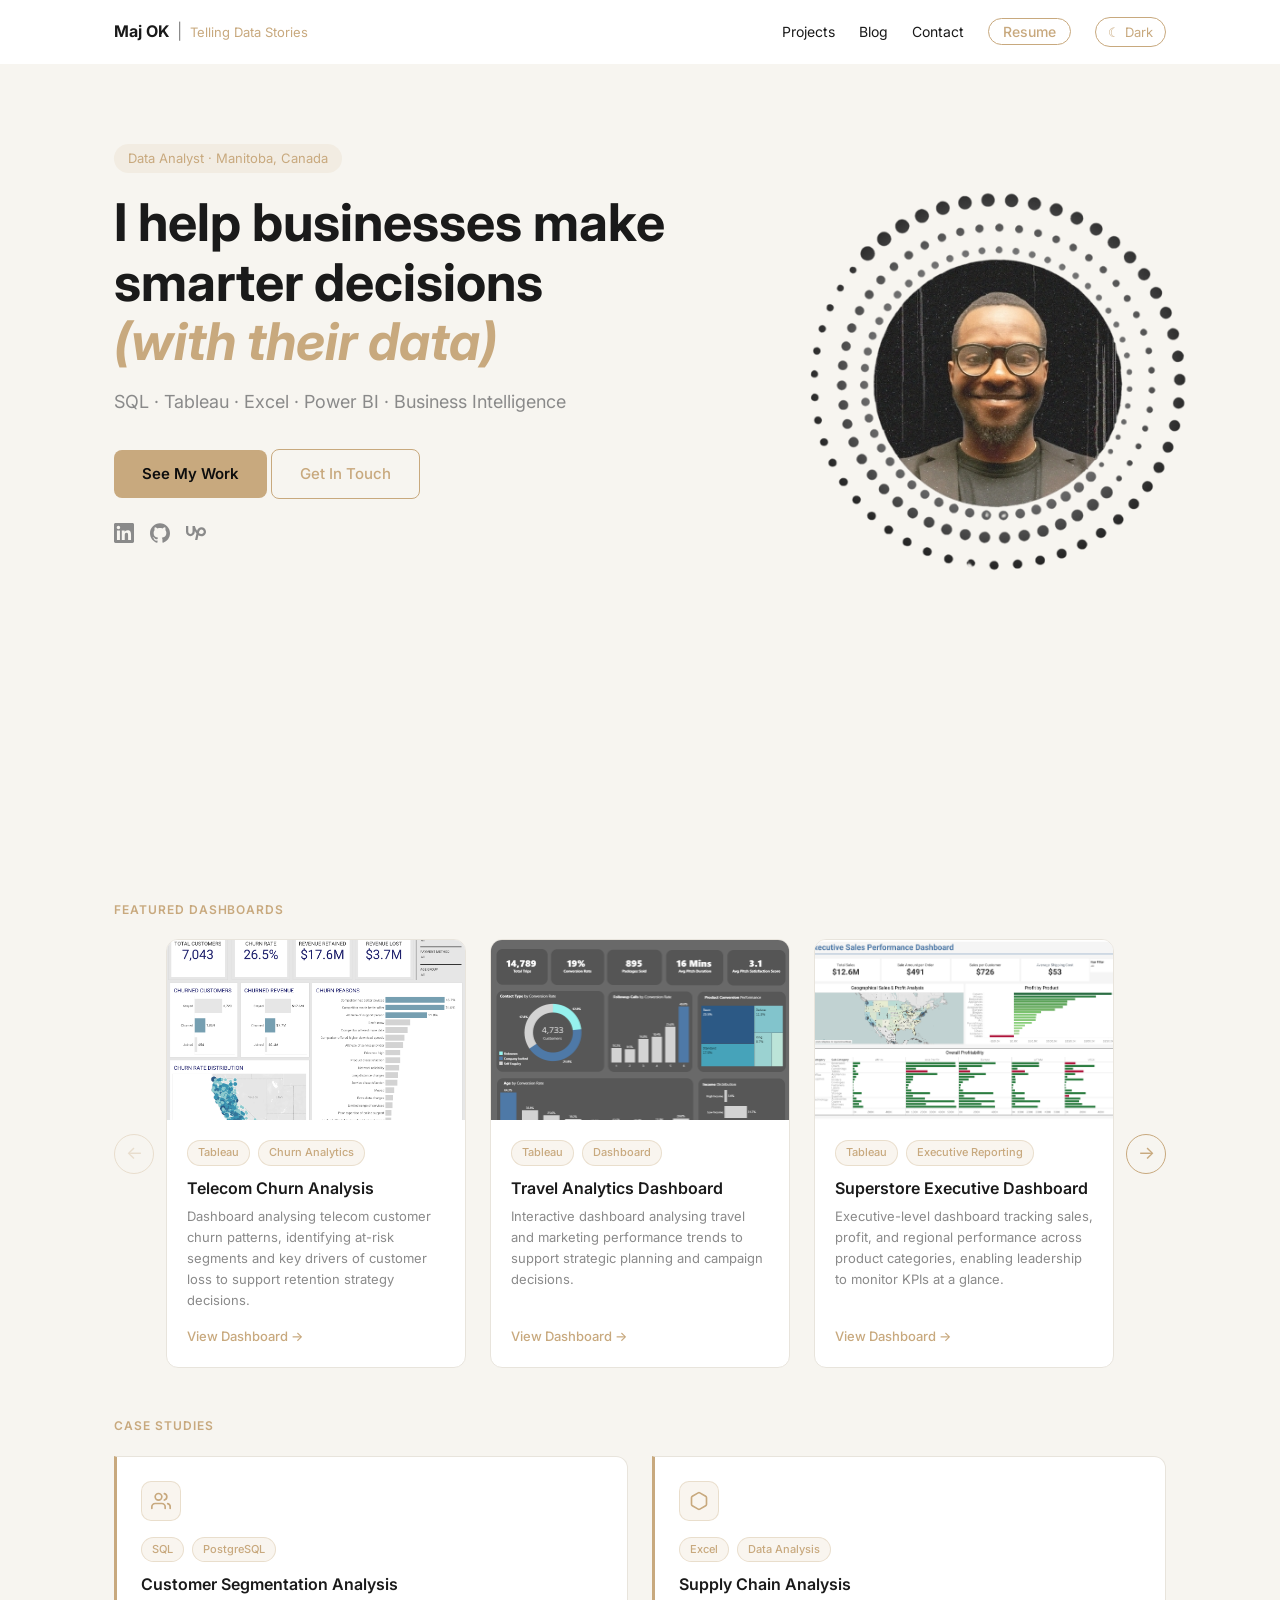
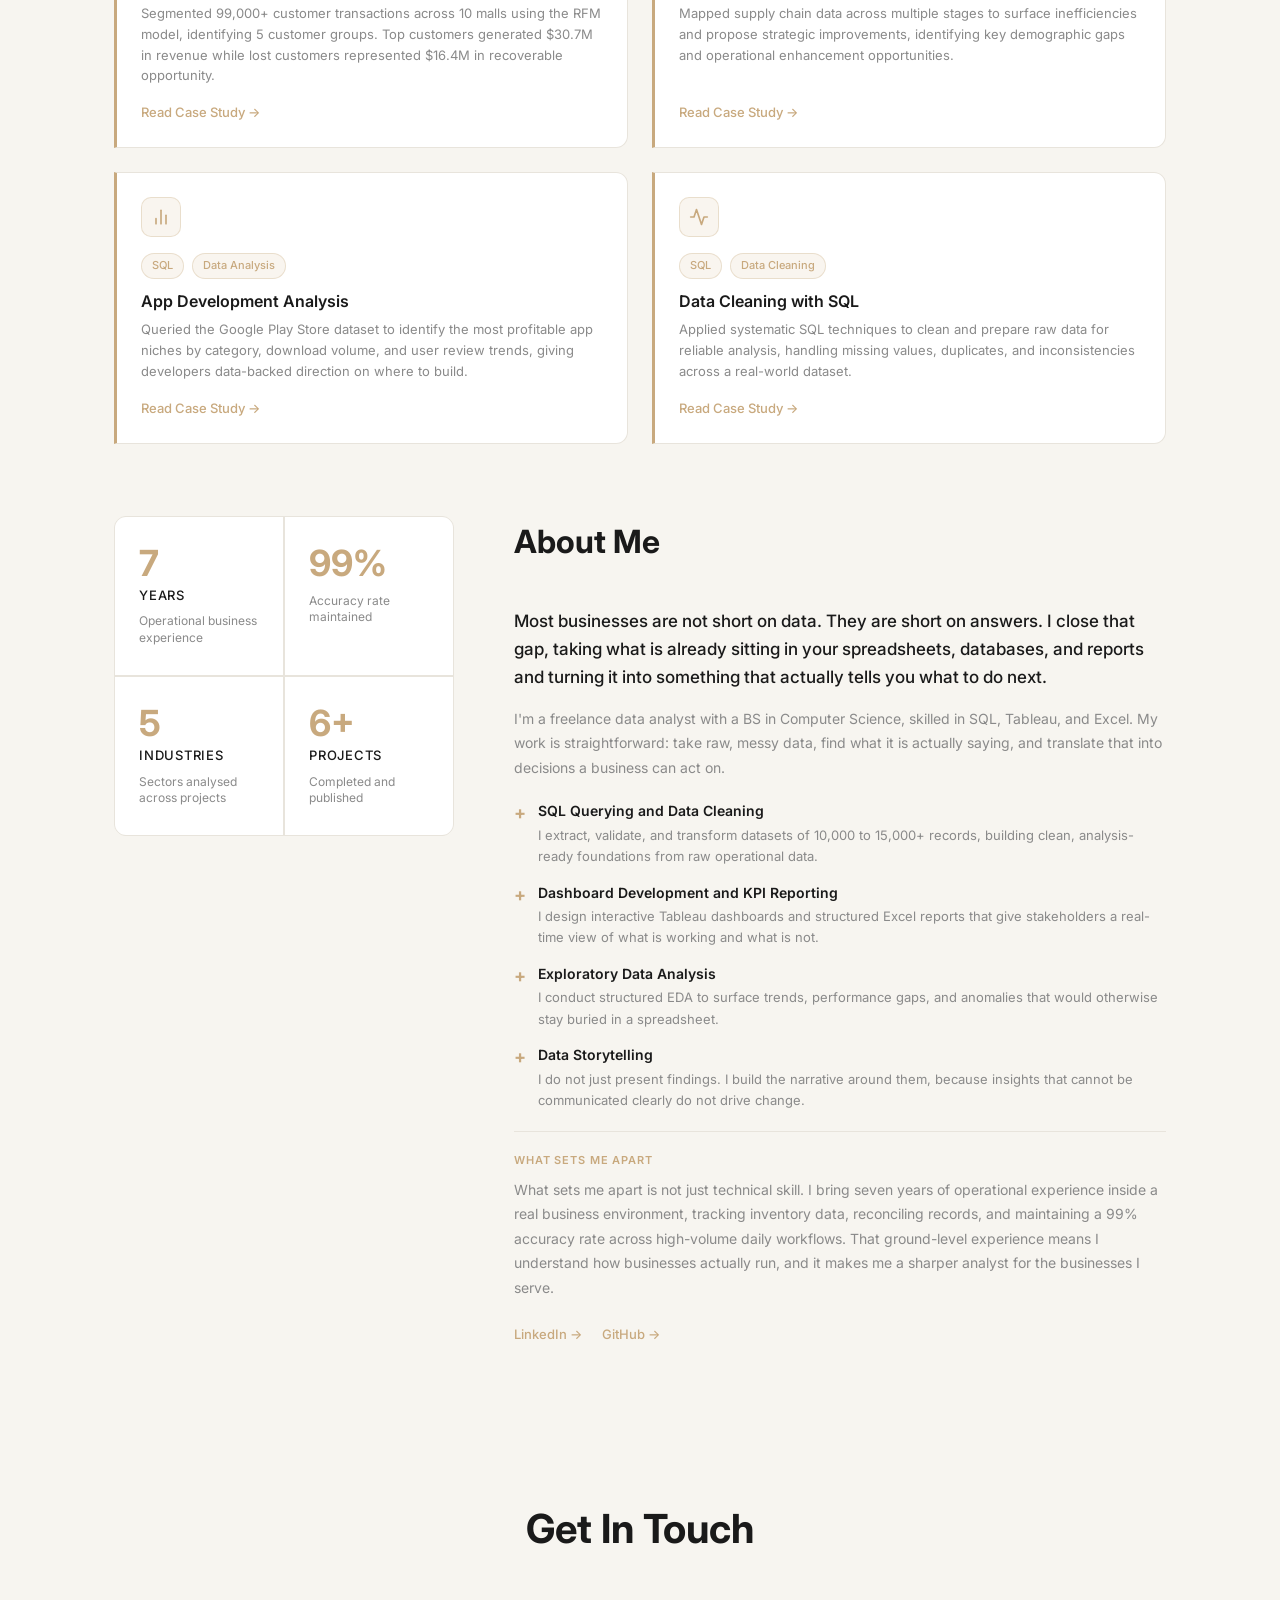
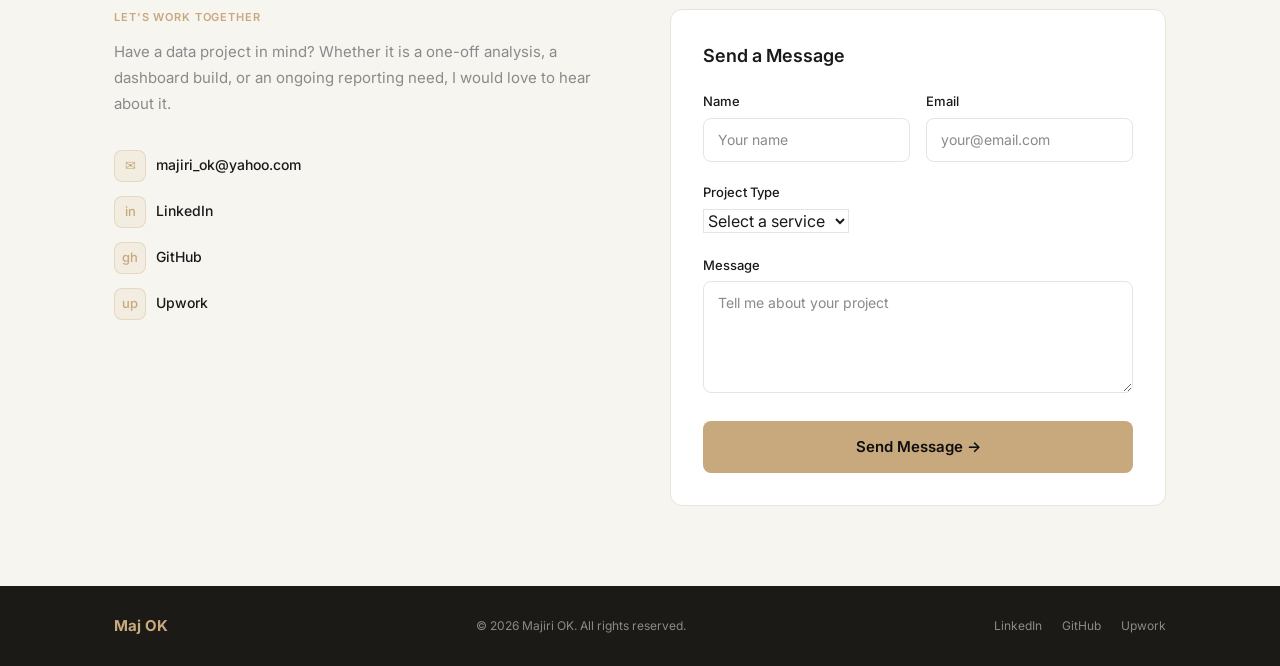
<file: index.html>
<!DOCTYPE html>
<html lang="en">
<head>
  <meta charset="UTF-8">
  <meta name="viewport" content="width=device-width, initial-scale=1.0">
  <title>Maj OK | Telling Data Stories</title>
  <link rel="icon" type="image/png" href="images/Profile_picture.png">
  <link rel="apple-touch-icon" href="images/Profile_picture.png">
  <link rel="preconnect" href="https://fonts.googleapis.com">
  <link rel="preconnect" href="https://fonts.gstatic.com" crossorigin>
  <link href="https://fonts.googleapis.com/css2?family=Inter:wght@400;500;600;700&display=swap" rel="stylesheet">
  <link rel="stylesheet" href="css/reset.css">
  <link rel="stylesheet" href="css/style.css">
</head>
<body>

  <!-- ── NAV ── -->
  <nav class="nav" id="nav">
    <div class="container nav__inner">
      <div class="nav__brand">
        <span class="nav__name">Maj OK</span>
        <span class="nav__sep">|</span>
        <span class="nav__tagline">Telling Data Stories</span>
      </div>
      <ul class="nav__links">
        <li><a href="#projects-anchor" class="nav__link">Projects</a></li>
        <li><a href="pages/blog.html" class="nav__link">Blog</a></li>
        <li><a href="#contact" class="nav__link">Contact</a></li>
        <li><a href="https://github.com/MajiriOk/My-Resume/blob/main/Maj_Okrikri_Resume.pdf" target="_blank" rel="noopener noreferrer" class="nav__link nav__resume-link">Resume</a></li>
      </ul>
      <button class="nav__toggle" id="themeToggle" aria-label="Toggle theme">
        <span class="toggle__icon">☾</span>
        <span class="toggle__text">Dark</span>
      </button>
      <button class="nav__hamburger" id="hamburger" aria-label="Open menu" aria-expanded="false">
        <span></span>
        <span></span>
        <span></span>
      </button>
    </div>
    <div class="nav__mobile-menu" id="mobileMenu">
      <a href="#projects-anchor" class="nav__mobile-link">Projects</a>
      <a href="pages/blog.html" class="nav__mobile-link">Blog</a>
      <a href="#contact" class="nav__mobile-link">Contact</a>
      <a href="https://github.com/MajiriOk/My-Resume/blob/main/Maj_Okrikri_Resume.pdf" target="_blank" rel="noopener noreferrer" class="nav__mobile-link">Resume</a>
      <button class="nav__toggle nav__toggle--mobile" id="themeToggleMobile" aria-label="Toggle theme">
        <span class="toggle__icon">☾</span>
        <span class="toggle__text">Dark</span>
      </button>
    </div>
  </nav>

  <!-- ── HERO ── -->
  <section class="hero" id="home">
    <div class="container hero__inner">
      <div class="hero__text hero-text-col">
        <span class="hero__label hero-label">Data Analyst · Manitoba, Canada</span>
        <h1>I help businesses make smarter decisions
<span class="hero-accent">(with their data)</span></h1>
        <p class="hero__sub hero-sub-tools" style="margin-bottom: 32px;">SQL · Tableau · Excel · Power BI · Business Intelligence</p>
        <div class="hero-buttons">
          <a href="#projects-anchor" class="btn-primary">See My Work</a>
          <a href="#contact" class="btn-secondary">Get In Touch</a>
        </div>
        <div class="hero__social hero-social">
          <a href="https://www.linkedin.com/in/majiri-ok/" target="_blank" rel="noopener noreferrer" class="hero__social-link" aria-label="LinkedIn">
            <svg xmlns="http://www.w3.org/2000/svg" viewBox="0 0 24 24" aria-hidden="true">
              <path d="M20.447 20.452h-3.554v-5.569c0-1.328-.027-3.037-1.852-3.037-1.853 0-2.136 1.445-2.136 2.939v5.667H9.351V9h3.414v1.561h.046c.477-.9 1.637-1.85 3.37-1.85 3.601 0 4.267 2.37 4.267 5.455v6.286zM5.337 7.433c-1.144 0-2.063-.926-2.063-2.065 0-1.138.92-2.063 2.063-2.063 1.14 0 2.064.925 2.064 2.063 0 1.139-.925 2.065-2.064 2.065zm1.782 13.019H3.555V9h3.564v11.452zM22.225 0H1.771C.792 0 0 .774 0 1.729v20.542C0 23.227.792 24 1.771 24h20.451C23.2 24 24 23.227 24 22.271V1.729C24 .774 23.2 0 22.222 0h.003z"/>
            </svg>
          </a>
          <a href="https://github.com/MajiriOk" target="_blank" rel="noopener noreferrer" class="hero__social-link" aria-label="GitHub">
            <svg xmlns="http://www.w3.org/2000/svg" viewBox="0 0 24 24" aria-hidden="true">
              <path d="M12 .297c-6.63 0-12 5.373-12 12 0 5.303 3.438 9.8 8.205 11.385.6.113.82-.258.82-.577 0-.285-.01-1.04-.015-2.04-3.338.724-4.042-1.61-4.042-1.61C4.422 18.07 3.633 17.7 3.633 17.7c-1.087-.744.084-.729.084-.729 1.205.084 1.838 1.236 1.838 1.236 1.07 1.835 2.809 1.305 3.495.998.108-.776.417-1.305.76-1.605-2.665-.3-5.466-1.332-5.466-5.93 0-1.31.465-2.38 1.235-3.22-.135-.303-.54-1.523.105-3.176 0 0 1.005-.322 3.3 1.23.96-.267 1.98-.399 3-.405 1.02.006 2.04.138 3 .405 2.28-1.552 3.285-1.23 3.285-1.23.645 1.653.24 2.873.12 3.176.765.84 1.23 1.91 1.23 3.22 0 4.61-2.805 5.625-5.475 5.92.42.36.81 1.096.81 2.22 0 1.606-.015 2.896-.015 3.286 0 .315.21.69.825.57C20.565 22.092 24 17.592 24 12.297c0-6.627-5.373-12-12-12"/>
            </svg>
          </a>
          <a href="https://www.upwork.com/freelancers/~015207a3173e05b9f4" target="_blank" rel="noopener noreferrer" class="hero__social-link" aria-label="Upwork">
            <svg xmlns="http://www.w3.org/2000/svg" viewBox="0 0 24 24" aria-hidden="true">
              <path d="M18.561 13.158c-1.102 0-2.135-.467-3.074-1.227l.228-1.076.008-.042c.207-1.143.849-3.06 2.839-3.06 1.492 0 2.703 1.212 2.703 2.703-.001 1.489-1.212 2.702-2.704 2.702zm0-8.14c-2.539 0-4.51 1.649-5.31 4.366-1.22-1.834-2.148-4.036-2.687-5.892H7.828v7.112c-.002 1.406-1.141 2.546-2.547 2.548-1.405-.002-2.543-1.143-2.545-2.548V3.492H0v7.112c0 2.914 2.37 5.303 5.281 5.303 2.913 0 5.283-2.389 5.283-5.303v-1.19c.529 1.107 1.182 2.229 1.974 3.221l-1.673 7.873h2.797l1.213-5.71c1.063.679 2.285 1.109 3.686 1.109 3 0 5.439-2.452 5.439-5.45 0-3-2.439-5.439-5.439-5.439z"/>
            </svg>
          </a>
        </div>
      </div>
      <div class="hero__photo hero-image-col">
        <img class="hero__img" src="images/profile.png" alt="Majiri OK - Data Analyst" onerror="this.style.display='none'">
      </div>
    </div>
  </section>

  <!-- ── PROJECTS ── -->
  <section id="projects">
  <div id="projects-anchor" style="position:relative; top:-80px;visibility:hidden;"></div>
  <div class="container">
    <!-- Featured Dashboards -->
    <div class="projects-label">Featured Dashboards</div>
    <div class="carousel-wrapper">
      <button class="carousel-btn prev-btn" aria-label="Previous">
        &#8592;
      </button>
      <div class="carousel-track-wrapper">
        <div class="carousel-track">

          <div class="project-card carousel-card">
            <div class="project-image">
              <img src="images/projects/churn-analysis.png"
                   alt="Telecom Churn Analysis Dashboard"
                   onerror="this.parentElement.classList.add('no-image')">
            </div>
            <div class="project-content">
              <div class="project-tags">
                <span class="tag">Tableau</span>
                <span class="tag">Churn Analytics</span>
              </div>
              <h3>Telecom Churn Analysis</h3>
              <p>Dashboard analysing telecom customer churn patterns,
              identifying at-risk segments and key drivers of customer
              loss to support retention strategy decisions.</p>
              <a href="https://public.tableau.com/app/profile/maj.okrikri/viz/TelecomChurnAnalysis_17633880092040/FinalDashboard"
                 target="_blank" rel="noopener noreferrer"
                 class="project-link">View Dashboard →</a>
            </div>
          </div>

          <div class="project-card carousel-card">
            <div class="project-image">
              <img src="images/projects/travel-analytics.png"
                   alt="Travel Analytics Dashboard"
                   onerror="this.parentElement.classList.add('no-image')">
            </div>
            <div class="project-content">
              <div class="project-tags">
                <span class="tag">Tableau</span>
                <span class="tag">Dashboard</span>
              </div>
              <h3>Travel Analytics Dashboard</h3>
              <p>Interactive dashboard analysing travel and marketing
              performance trends to support strategic planning and
              campaign decisions.</p>
              <a href="https://public.tableau.com/app/profile/maj.okrikri/viz/ProductMarketingAnalytics_17677158036920/TravelAnalyticsDashboard"
                 target="_blank" rel="noopener noreferrer"
                 class="project-link">View Dashboard →</a>
            </div>
          </div>

          <div class="project-card carousel-card">
            <div class="project-image">
              <img src="images/projects/superstore.png"
                   alt="Superstore Executive Dashboard"
                   onerror="this.parentElement.classList.add('no-image')">
            </div>
            <div class="project-content">
              <div class="project-tags">
                <span class="tag">Tableau</span>
                <span class="tag">Executive Reporting</span>
              </div>
              <h3>Superstore Executive Dashboard</h3>
              <p>Executive-level dashboard tracking sales, profit, and
              regional performance across product categories, enabling
              leadership to monitor KPIs at a glance.</p>
              <a href="https://public.tableau.com/app/profile/maj.okrikri/viz/SuperstoreExecutiveDashboard_17615854624540/ExecutiveDashboard"
                 target="_blank" rel="noopener noreferrer"
                 class="project-link">View Dashboard →</a>
            </div>
          </div>

          <div class="project-card carousel-card">
            <div class="project-image">
              <img src="images/projects/maven-supplies.png"
                   alt="Maven Supplies Retail Sales Dashboard"
                   onerror="this.parentElement.classList.add('no-image')">
            </div>
            <div class="project-content">
              <div class="project-tags">
                <span class="tag">Tableau</span>
                <span class="tag">Retail Analytics</span>
              </div>
              <h3>Maven Supplies Retail Sales Dashboard</h3>
              <p>Retail sales executive dashboard visualizing revenue
              trends, product performance, and store-level insights to
              drive inventory and sales strategy.</p>
              <a href="https://public.tableau.com/app/profile/maj.okrikri/viz/MavenSuppliesRetailSalesExecutiveDashboard/ExecutiveDashboard"
                 target="_blank" rel="noopener noreferrer"
                 class="project-link">View Dashboard →</a>
            </div>
          </div>

        </div>
      </div>
      <button class="carousel-btn next-btn" aria-label="Next">
        &#8594;
      </button>
    </div>

    <!-- Written Case Studies -->
    <div class="projects-label" style="margin-top: 48px;">
      Case Studies
    </div>
    <div class="projects-grid text-grid">

      <div class="project-card text-card">
        <div class="project-content">
          <div class="project-icon">
            <svg width="20" height="20" viewBox="0 0 24 24"
                 fill="none" stroke="currentColor"
                 stroke-width="2" stroke-linecap="round"
                 stroke-linejoin="round">
              <path d="M17 21v-2a4 4 0 0 0-4-4H5a4 4 0 0 0-4 4v2"/>
              <circle cx="9" cy="7" r="4"/>
              <path d="M23 21v-2a4 4 0 0 0-3-3.87"/>
              <path d="M16 3.13a4 4 0 0 1 0 7.75"/>
            </svg>
          </div>
          <div class="project-tags">
            <span class="tag">SQL</span>
            <span class="tag">PostgreSQL</span>
          </div>
          <h3>Customer Segmentation Analysis</h3>
          <p>Segmented 99,000+ customer transactions across 10 malls
          using the RFM model, identifying 5 customer groups. Top
          customers generated $30.7M in revenue while lost customers
          represented $16.4M in recoverable opportunity.</p>
          <a href="https://www.linkedin.com/pulse/customer-segmentation-analysis-sql-leveraging-rfm-model-maj-ok-pja7e/"
             target="_blank" rel="noopener noreferrer"
             class="project-link">Read Case Study →</a>
        </div>
      </div>

      <div class="project-card text-card">
        <div class="project-content">
          <div class="project-icon">
            <svg width="20" height="20" viewBox="0 0 24 24"
                 fill="none" stroke="currentColor"
                 stroke-width="2" stroke-linecap="round"
                 stroke-linejoin="round">
              <path d="M21 16V8a2 2 0 0 0-1-1.73l-7-4a2 2 0 0 0-2 0l-7 4A2 2 0 0 0 3 8v8a2 2 0 0 0 1 1.73l7 4a2 2 0 0 0 2 0l7-4A2 2 0 0 0 21 16z"/>
            </svg>
          </div>
          <div class="project-tags">
            <span class="tag">Excel</span>
            <span class="tag">Data Analysis</span>
          </div>
          <h3>Supply Chain Analysis</h3>
          <p>Mapped supply chain data across multiple stages to surface
          inefficiencies and propose strategic improvements, identifying
          key demographic gaps and operational enhancement
          opportunities.</p>
          <a href="https://www.linkedin.com/pulse/supply-chain-analysis-excel-maj-ok-hdfhe/"
             target="_blank" rel="noopener noreferrer"
             class="project-link">Read Case Study →</a>
        </div>
      </div>

      <div class="project-card text-card">
        <div class="project-content">
          <div class="project-icon">
            <svg width="20" height="20" viewBox="0 0 24 24"
                 fill="none" stroke="currentColor"
                 stroke-width="2" stroke-linecap="round"
                 stroke-linejoin="round">
              <line x1="18" y1="20" x2="18" y2="10"/>
              <line x1="12" y1="20" x2="12" y2="4"/>
              <line x1="6" y1="20" x2="6" y2="14"/>
            </svg>
          </div>
          <div class="project-tags">
            <span class="tag">SQL</span>
            <span class="tag">Data Analysis</span>
          </div>
          <h3>App Development Analysis</h3>
          <p>Queried the Google Play Store dataset to identify the most
          profitable app niches by category, download volume, and user
          review trends, giving developers data-backed direction on
          where to build.</p>
          <a href="https://www.linkedin.com/pulse/data-driven-decisions-leveraging-google-play-store-data-maj-ok-zdnle/"
             target="_blank" rel="noopener noreferrer"
             class="project-link">Read Case Study →</a>
        </div>
      </div>

      <div class="project-card text-card">
        <div class="project-content">
          <div class="project-icon">
            <svg width="20" height="20" viewBox="0 0 24 24"
                 fill="none" stroke="currentColor"
                 stroke-width="2" stroke-linecap="round"
                 stroke-linejoin="round">
              <polyline points="22 12 18 12 15 21 9 3 6 12 2 12"/>
            </svg>
          </div>
          <div class="project-tags">
            <span class="tag">SQL</span>
            <span class="tag">Data Cleaning</span>
          </div>
          <h3>Data Cleaning with SQL</h3>
          <p>Applied systematic SQL techniques to clean and prepare
          raw data for reliable analysis, handling missing values,
          duplicates, and inconsistencies across a real-world
          dataset.</p>
          <a href="https://www.linkedin.com/pulse/data-cleaning-sql-maj-ok-tic5c/"
             target="_blank" rel="noopener noreferrer"
             class="project-link">Read Case Study →</a>
        </div>
      </div>

    </div>
  </div>
</section>

  <!-- ── ABOUT ── -->
  <section id="about">
    <div class="container">
      <div class="about-inner">
        <div class="about-img-col">
          <div class="stats-block">
            <div class="stat-item">
              <span class="stat-number">7</span>
              <span class="stat-unit">years</span>
              <span class="stat-label">Operational business experience</span>
            </div>
            <div class="stat-item">
              <span class="stat-number">99%</span>
              <span class="stat-unit"></span>
              <span class="stat-label">Accuracy rate maintained</span>
            </div>
            <div class="stat-item">
              <span class="stat-number">5</span>
              <span class="stat-unit">industries</span>
              <span class="stat-label">Sectors analysed across projects</span>
            </div>
            <div class="stat-item">
              <span class="stat-number">6+</span>
              <span class="stat-unit">projects</span>
              <span class="stat-label">Completed and published</span>
            </div>
          </div>
        </div>
        <div class="about-text-col">
          <div class="section-header" style="text-align:left">
            <h2>About Me</h2>
          </div>

          <p class="about-intro">Most businesses are not short on data. They are short on answers. I close that gap, taking what is already sitting in your spreadsheets, databases, and reports and turning it into something that actually tells you what to do next.</p>

          <p class="about-body">I'm a freelance data analyst with a BS in Computer Science, skilled in SQL, Tableau, and Excel. My work is straightforward: take raw, messy data, find what it is actually saying, and translate that into decisions a business can act on.</p>

          <div class="about-services">
            <div class="about-service-item">
              <span class="service-icon">+</span>
              <div>
                <strong>SQL Querying and Data Cleaning</strong>
                <p>I extract, validate, and transform datasets of
                10,000 to 15,000+ records, building clean,
                analysis-ready foundations from raw operational
                data.</p>
              </div>
            </div>
            <div class="about-service-item">
              <span class="service-icon">+</span>
              <div>
                <strong>Dashboard Development and KPI Reporting</strong>
                <p>I design interactive Tableau dashboards and
                structured Excel reports that give stakeholders a
                real-time view of what is working and what is not.</p>
              </div>
            </div>
            <div class="about-service-item">
              <span class="service-icon">+</span>
              <div>
                <strong>Exploratory Data Analysis</strong>
                <p>I conduct structured EDA to surface trends,
                performance gaps, and anomalies that would otherwise
                stay buried in a spreadsheet.</p>
              </div>
            </div>
            <div class="about-service-item">
              <span class="service-icon">+</span>
              <div>
                <strong>Data Storytelling</strong>
                <p>I do not just present findings. I build the
                narrative around them, because insights that cannot
                be communicated clearly do not drive change.</p>
              </div>
            </div>
          </div>

          <div class="about-differentiator">
            <p class="about-diff-label">What Sets Me Apart</p>
            <p class="about-body">What sets me apart is not just technical skill. I bring seven years of operational experience inside a real business environment, tracking inventory data, reconciling records, and maintaining a 99% accuracy rate across high-volume daily workflows. That ground-level experience means I understand how businesses actually run, and it makes me a sharper analyst for the businesses I serve.</p>
          </div>

          <div class="about-links">
            <a href="https://www.linkedin.com/in/majiri-ok/"
               target="_blank" rel="noopener noreferrer"
               class="about-link">LinkedIn →</a>
            <a href="https://github.com/MajiriOk"
               target="_blank" rel="noopener noreferrer"
               class="about-link">GitHub →</a>
          </div>
        </div>
      </div>
    </div>
  </section>

  <!-- ── CONTACT ── -->
  <section id="contact">
    <div class="container">
      <h2 class="contact-main-heading">Get In Touch</h2>
      <div class="contact-grid">

        <div class="contact-text">
          <p class="contact-eyebrow">Let's Work Together</p>
          <p class="contact-body">Have a data project in mind?
          Whether it is a one-off analysis, a dashboard build,
          or an ongoing reporting need, I would love to hear
          about it.</p>
          <div class="contact-details">
            <a href="mailto:majiri_ok@yahoo.com"
               class="contact-item">
              <span class="contact-icon">✉</span>
              majiri_ok@yahoo.com
            </a>
            <a href="https://www.linkedin.com/in/majiri-ok/"
               target="_blank" rel="noopener noreferrer"
               class="contact-item">
              <span class="contact-icon">in</span>
              LinkedIn
            </a>
            <a href="https://github.com/MajiriOk"
               target="_blank" rel="noopener noreferrer"
               class="contact-item">
              <span class="contact-icon">gh</span>
              GitHub
            </a>
            <a href="https://www.upwork.com/freelancers/~015207a3173e05b9f4"
               target="_blank" rel="noopener noreferrer"
               class="contact-item">
              <span class="contact-icon">up</span>
              Upwork
            </a>
          </div>
        </div>

        <div class="contact-form-col">
          <div class="form-card">
            <p class="form-card-heading">Send a Message</p>
            <form class="contact-form"
                  action="https://formspree.io/f/maqanopg"
                  method="POST">
              <div class="form-row">
                <div class="form-group">
                  <label for="name">Name</label>
                  <input type="text" id="name" name="name"
                         placeholder="Your name" required>
                </div>
                <div class="form-group">
                  <label for="email">Email</label>
                  <input type="email" id="email" name="email"
                         placeholder="your@email.com" required>
                </div>
              </div>
              <div class="form-group">
                <label for="project-type">Project Type</label>
                <select id="project-type" name="project-type">
                  <option value="">Select a service</option>
                  <option value="analysis">Data Analysis</option>
                  <option value="dashboard">Dashboard Build</option>
                  <option value="reporting">Reporting</option>
                  <option value="cleaning">Data Cleaning</option>
                  <option value="other">Other</option>
                </select>
              </div>
              <div class="form-group">
                <label for="message">Message</label>
                <textarea id="message" name="message" rows="4"
                          placeholder="Tell me about your project"
                          required></textarea>
              </div>
              <button type="submit" class="submit-btn">
                Send Message →
              </button>
            </form>
          </div>
        </div>

      </div>
    </div>
  </section>

  <!-- ── FOOTER ── -->
  <footer class="footer">
    <div class="container footer__inner">
      <span class="footer__brand">Maj OK</span>
      <span class="footer__copy">© 2026 Majiri OK. All rights reserved.</span>
      <div class="footer__links">
        <a href="https://www.linkedin.com/in/majiri-ok/" target="_blank" rel="noopener noreferrer" class="footer__link">LinkedIn</a>
        <a href="https://github.com/MajiriOk" target="_blank" rel="noopener noreferrer" class="footer__link">GitHub</a>
        <a href="https://www.upwork.com/freelancers/~015207a3173e05b9f4" target="_blank" rel="noopener noreferrer" class="footer__link">Upwork</a>
      </div>
    </div>
  </footer>

  <script src="js/main.js" defer></script>
</body>
</html>
</file>
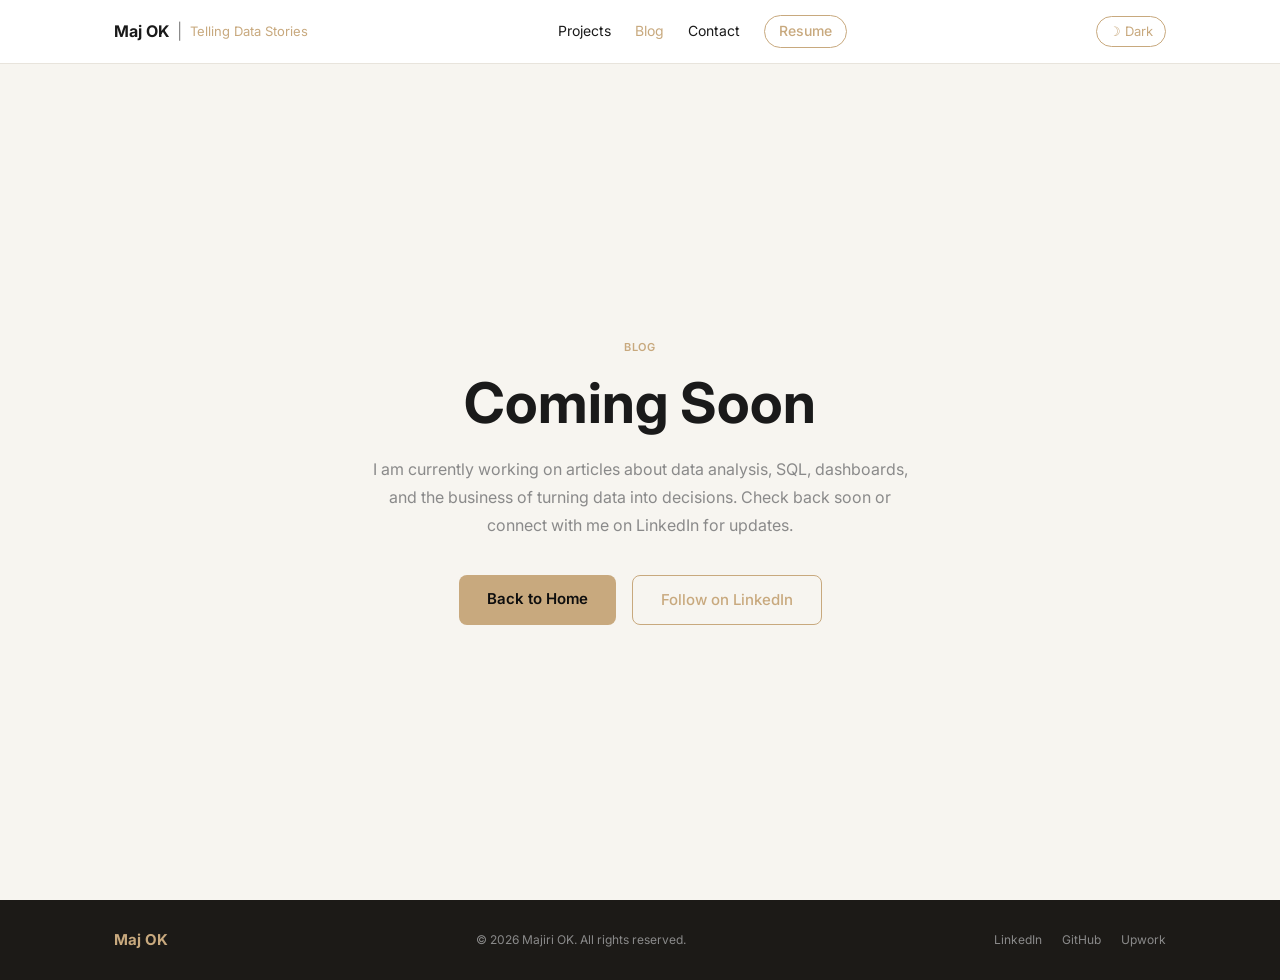
<file: pages/blog.html>
<!DOCTYPE html>
<html lang="en" id="htmlRoot">
<head>
  <meta charset="UTF-8">
  <meta name="viewport" content="width=device-width,
        initial-scale=1.0">
  <title>Blog | Maj OK - Telling Data Stories</title>
  <link rel="icon" type="image/png" href="../images/Profile_picture.png">
  <link rel="apple-touch-icon" href="../images/Profile_picture.png">
  <link rel="preconnect" href="https://fonts.googleapis.com">
  <link href="https://fonts.googleapis.com/css2?family=Inter:wght@400;500;600;700&display=swap"
        rel="stylesheet">
  <link rel="stylesheet" href="../css/reset.css">
  <link rel="stylesheet" href="../css/style.css">
  <style>
    .navbar {
      position: sticky;
      top: 0;
      z-index: 1000;
      height: 64px;
      display: flex;
      align-items: center;
      width: 100%;
      background: var(--color-white);
      border-bottom: 0.5px solid var(--color-border);
      transition: background 0.2s ease;
    }
    [data-theme="dark"] .navbar {
      background: var(--color-charcoal);
      border-color: rgba(200,169,126,0.2);
    }
    .nav-inner {
      display: flex;
      align-items: center;
      justify-content: space-between;
      width: 100%;
    }
    .nav-links {
      display: flex;
      align-items: center;
      gap: 24px;
    }
    .nav-links a {
      font-size: 14px;
      color: var(--color-text-dark);
      text-decoration: none;
      transition: color 0.2s ease;
    }
    [data-theme="dark"] .nav-links a {
      color: var(--color-text-light);
    }
    .nav-links a:hover {
      color: var(--color-gold);
    }
    .nav-right {
      display: flex;
      align-items: center;
      gap: 12px;
    }
    .theme-toggle {
      font-size: 13px;
      padding: 4px 12px;
      border-radius: 20px;
      border: 0.5px solid var(--color-gold);
      background: transparent;
      color: var(--color-gold);
      cursor: pointer;
      font-family: var(--font-main);
    }
    .nav-resume {
      border: 1.5px solid var(--color-gold);
      border-radius: 20px;
      padding: 4px 14px;
      color: var(--color-gold) !important;
      font-weight: 500;
    }
    .hamburger {
      display: none;
      background: none;
      border: none;
      font-size: 22px;
      cursor: pointer;
      color: var(--color-gold);
      padding: 4px 8px;
    }
    .brand-link {
      text-decoration: none;
      display: flex;
      align-items: center;
      gap: 8px;
    }
    .brand-name {
      font-size: 16px;
      font-weight: 700;
      color: var(--color-text-dark);
    }
    [data-theme="dark"] .brand-name {
      color: var(--color-text-light);
    }
    .brand-sep {
      color: var(--color-muted);
    }
    .brand-tagline {
      font-size: 13px;
      color: var(--color-gold);
    }
    .coming-soon-section {
      min-height: calc(100vh - 64px);
      display: flex;
      align-items: center;
      background: var(--color-cream);
    }
    [data-theme="dark"] .coming-soon-section {
      background: var(--color-black);
    }
    .coming-soon-inner {
      text-align: center;
      max-width: 600px;
      margin: 0 auto;
      padding: 80px 24px;
    }
    .coming-soon-eyebrow {
      font-size: 11px;
      font-weight: 600;
      text-transform: uppercase;
      letter-spacing: 0.08em;
      color: var(--color-gold);
      margin-bottom: 16px;
    }
    .coming-soon-heading {
      font-size: 56px;
      font-weight: 700;
      color: var(--color-text-dark);
      margin-bottom: 20px;
      line-height: 1.1;
    }
    [data-theme="dark"] .coming-soon-heading {
      color: var(--color-text-light);
    }
    .coming-soon-body {
      font-size: 16px;
      color: var(--color-muted);
      line-height: 1.75;
      margin-bottom: 36px;
    }
    .coming-soon-links {
      display: flex;
      gap: 16px;
      justify-content: center;
      flex-wrap: wrap;
    }
@media (max-width: 768px) {
    .nav-links {
      display: none;
    }
    .nav-links.open {
      display: flex;
      flex-direction: column;
      position: absolute;
      top: 64px;
      left: 0;
      right: 0;
      padding: 16px 24px;
      gap: 16px;
      z-index: 100;
      background: var(--color-white);
      border-bottom: 0.5px solid var(--color-border);
    }
    [data-theme="dark"] .nav-links.open {
      background: var(--color-charcoal);
      border-color: rgba(200,169,126,0.2);
    }
    .hamburger {
      display: block !important;
      color: var(--color-gold);
    }
    .theme-toggle {
      display: none;
    }
    .brand-tagline {
      display: none;
    }
    .coming-soon-heading {
      font-size: 36px;
    }
  }
  </style>
</head>
<body>

<nav class="navbar" id="navbar">
  <div class="container nav-inner">
    <div class="nav-brand">
      <a href="../index.html" class="brand-link">
        <span class="brand-name">Maj OK</span>
        <span class="brand-sep">|</span>
        <span class="brand-tagline">Telling Data Stories</span>
      </a>
    </div>
    <div class="nav-links" id="navLinks">
      <a href="../index.html#projects">Projects</a>
      <a href="blog.html" style="color:var(--color-gold)">
        Blog</a>
      <a href="../index.html#contact">Contact</a>
      <a href="https://github.com/MajiriOk/My-Resume/blob/main/Maj_Okrikri_Resume.pdf"
         target="_blank" rel="noopener noreferrer"
         class="nav-resume">Resume</a>
    </div>
    <div class="nav-right">
      <button class="theme-toggle" id="themeToggle">
        ☽ Dark
      </button>
      <button class="hamburger" id="hamburger"
              aria-label="Menu">&#9776;</button>
    </div>
  </div>
</nav>

<section class="coming-soon-section">
  <div class="container coming-soon-inner">
    <p class="coming-soon-eyebrow">Blog</p>
    <h1 class="coming-soon-heading">Coming Soon</h1>
    <p class="coming-soon-body">I am currently working on
    articles about data analysis, SQL, dashboards, and the
    business of turning data into decisions. Check back
    soon or connect with me on LinkedIn for updates.</p>
    <div class="coming-soon-links">
      <a href="../index.html" class="btn-primary">
        Back to Home</a>
      <a href="https://www.linkedin.com/in/majiri-ok/"
         target="_blank" rel="noopener noreferrer"
         class="btn-secondary">
        Follow on LinkedIn</a>
    </div>
  </div>
</section>

<!-- ── FOOTER ── -->
<footer class="footer">
  <div class="container footer__inner">
    <span class="footer__brand">Maj OK</span>
    <span class="footer__copy">© 2026 Majiri OK. All rights reserved.</span>
    <div class="footer__links">
      <a href="https://www.linkedin.com/in/majiri-ok/" target="_blank" rel="noopener noreferrer" class="footer__link">LinkedIn</a>
      <a href="https://github.com/MajiriOk" target="_blank" rel="noopener noreferrer" class="footer__link">GitHub</a>
      <a href="https://www.upwork.com/freelancers/~015207a3173e05b9f4" target="_blank" rel="noopener noreferrer" class="footer__link">Upwork</a>
    </div>
  </div>
</footer>

<script>
  const htmlRoot = document.getElementById('htmlRoot');
  const themeToggle = document.getElementById('themeToggle');
  const hamburger = document.getElementById('hamburger');
  const navLinks = document.getElementById('navLinks');

  const saved = localStorage.getItem('theme');
  if (saved === 'dark') {
    htmlRoot.setAttribute('data-theme', 'dark');
    if (themeToggle) themeToggle.textContent = '☀ Light';
  }

  if (themeToggle) {
    themeToggle.addEventListener('click', () => {
      const isDark = htmlRoot.getAttribute('data-theme')
                     === 'dark';
      if (isDark) {
        htmlRoot.removeAttribute('data-theme');
        themeToggle.textContent = '☽ Dark';
        localStorage.setItem('theme', 'light');
      } else {
        htmlRoot.setAttribute('data-theme', 'dark');
        themeToggle.textContent = '☀ Light';
        localStorage.setItem('theme', 'dark');
      }
    });
  }

  if (hamburger && navLinks) {
    hamburger.addEventListener('click', () => {
      navLinks.classList.toggle('open');
    });
  }
</script>

</body>
</html>
</file>
<file: css/style.css>
:root {
  --color-black: #0E0E0E;
  --color-charcoal: #1C1A17;
  --color-gold: #C8A97E;
  --color-gold-light: rgba(200, 169, 126, 0.12);
  --color-cream: #F7F5F0;
  --color-white: #FFFFFF;
  --color-text-dark: #1A1A1A;
  --color-text-light: #F5F0E8;
  --color-muted: #8A8A8A;
  --color-border: #E8E4DC;
  --font-main: 'Inter', sans-serif;
  --max-width: 1100px;
  --radius: 12px;
  --transition: 0.2s ease;
}

/* ── BASE ──────────────────────────────────── */
*, *::before, *::after { box-sizing: border-box; }

body {
  font-family: var(--font-main);
  background: var(--color-cream);
  color: var(--color-text-dark);
  line-height: 1.6;
  transition: background var(--transition), color var(--transition);
}

[data-theme="dark"] body {
  background: var(--color-black);
  color: var(--color-text-light);
}

.container {
  max-width: var(--max-width);
  margin: 0 auto;
  padding: 0 24px;
}

/* ── NAV ───────────────────────────────────── */
.nav {
  position: sticky;
  top: 0;
  z-index: 100;
  background: var(--color-white);
  transition: background var(--transition), box-shadow var(--transition);
}

[data-theme="dark"] .nav {
  background: var(--color-charcoal);
}

.nav--shadow {
  box-shadow: 0 1px 0 var(--color-border);
}

[data-theme="dark"] .nav--shadow {
  box-shadow: 0 1px 0 rgba(255, 255, 255, 0.08);
}

.nav__inner {
  display: flex;
  align-items: center;
  height: 64px;
}

.nav__brand {
  display: flex;
  align-items: center;
  flex-shrink: 0;
}

.nav__name {
  font-size: 16px;
  font-weight: 700;
  color: var(--color-text-dark);
  transition: color var(--transition);
}

[data-theme="dark"] .nav__name {
  color: var(--color-text-light);
}

.nav__sep {
  color: var(--color-muted);
  margin: 0 8px;
}

.nav__tagline {
  font-size: 13px;
  color: var(--color-gold);
}

.nav__links {
  display: flex;
  gap: 24px;
  margin: 0 0 0 auto;
  padding: 0;
}

.nav__link {
  font-size: 14px;
  color: var(--color-text-dark);
  padding-bottom: 2px;
  border-bottom: 2px solid transparent;
  transition: border-color var(--transition), color var(--transition);
}

[data-theme="dark"] .nav__link {
  color: var(--color-text-light);
}

.nav__link:hover {
  border-bottom-color: var(--color-gold);
}

.nav__resume-link {
  border: 1.5px solid var(--color-gold);
  border-radius: 20px;
  padding: 4px 14px;
  color: var(--color-gold);
  font-weight: 500;
  background: transparent;
  transition: background var(--transition), color var(--transition), border-color var(--transition);
}

[data-theme="dark"] .nav__resume-link {
  color: var(--color-gold);
}

.nav__resume-link:hover {
  background: var(--color-gold);
  color: var(--color-black);
  border-bottom-color: var(--color-gold);
}

.nav__toggle {
  display: flex;
  align-items: center;
  gap: 5px;
  font-size: 13px;
  color: var(--color-gold);
  background: none;
  border: 0.5px solid var(--color-gold);
  border-radius: 20px;
  padding: 4px 12px;
  cursor: pointer;
  flex-shrink: 0;
  margin-left: 24px;
  transition: opacity var(--transition);
}

.nav__toggle:hover {
  opacity: 0.8;
}

.nav__hamburger {
  display: none;
  flex-direction: column;
  justify-content: space-between;
  width: 22px;
  height: 16px;
  background: none;
  border: none;
  cursor: pointer;
  padding: 0;
  margin-left: auto;
}

.nav__hamburger span {
  display: block;
  height: 2px;
  width: 100%;
  background: var(--color-gold);
  border-radius: 2px;
}

/* Mobile menu */
.nav__mobile-menu {
  display: none;
  flex-direction: column;
  background: var(--color-charcoal);
  padding: 8px 24px 20px;
  border-top: 1px solid rgba(255, 255, 255, 0.08);
  transition: background var(--transition);
}

[data-theme="dark"] .nav__mobile-menu {
  background: var(--color-charcoal);
  border-top-color: rgba(255, 255, 255, 0.08);
}

.nav__mobile-menu.is-open {
  display: flex;
}

.nav__mobile-link {
  font-size: 16px;
  color: var(--color-text-light);
  padding: 12px 0;
  border-bottom: 1px solid rgba(255, 255, 255, 0.08);
  transition: color var(--transition);
}

[data-theme="dark"] .nav__mobile-link {
  color: var(--color-text-light);
  border-bottom-color: rgba(255, 255, 255, 0.08);
}

.nav__mobile-link:hover {
  color: var(--color-gold);
}

.nav__toggle--mobile {
  margin-top: 16px;
  margin-left: 0;
  align-self: flex-start;
}


/* ── HERO ──────────────────────────────────── */
.hero {
  min-height: calc(100vh - 64px);
  display: flex;
  align-items: flex-start;
  background: var(--color-cream);
  padding-top: 80px;
  padding-bottom: 80px;
}

[data-theme="dark"] .hero {
  background: var(--color-black);
}

.hero .container {
  padding-top: 0;
  padding-bottom: 0;
}

.hero__inner {
  display: flex;
  align-items: center;
  gap: 60px;
  padding-top: 60px;
  padding-bottom: 60px;
  width: 100%;
}

.hero__text {
  flex: 1;
  min-width: 0;
}

.hero__label {
  display: inline-block;
  font-size: 13px;
  color: var(--color-gold);
  background-color: var(--color-gold-light);
  border-radius: 20px;
  padding: 4px 14px;
  margin-bottom: 20px;
}

.hero .hero-label {
  color: var(--color-gold);
  background: var(--color-gold-light);
}

.hero h1 {
  font-size: 52px;
  font-weight: 700;
  line-height: 1.15;
}

.hero-accent {
  color: var(--color-gold);
  font-style: italic;
  white-space: nowrap;
  font-size: inherit;
}

.hero h1 {
  color: var(--color-text-dark);
}

[data-theme="dark"] .hero h1 {
  color: var(--color-text-light);
}

.hero__sub {
  font-size: 18px;
  color: var(--color-muted);
  margin-top: 16px;
}

.hero p, .hero .hero-sub {
  color: var(--color-muted);
}

.hero__cta {
  display: flex;
  flex-wrap: wrap;
  margin-top: 32px;
}

.btn {
  font-size: 15px;
  padding: 12px 28px;
  border-radius: 8px;
  cursor: pointer;
  margin-right: 12px;
  transition: opacity var(--transition);
}

.btn:hover {
  opacity: 0.85;
}

.btn--primary {
  background: var(--color-gold);
  color: var(--color-black);
  font-weight: 600;
  border: none;
}

.btn--outline {
  background: transparent;
  border: 1.5px solid var(--color-gold);
  color: var(--color-gold);
}

.btn-primary {
  display: inline-block;
  background: var(--color-gold);
  color: var(--color-black);
  font-size: 15px;
  font-weight: 600;
  padding: 12px 28px;
  border-radius: 8px;
  border: none;
  text-decoration: none;
  cursor: pointer;
  transition: opacity var(--transition);
}
.btn-primary:hover {
  opacity: 0.85;
}
.btn-secondary {
  display: inline-block;
  background: transparent;
  color: var(--color-gold);
  font-size: 15px;
  font-weight: 500;
  padding: 12px 28px;
  border-radius: 8px;
  border: 1.5px solid var(--color-gold);
  text-decoration: none;
  cursor: pointer;
  transition: opacity var(--transition);
}
.btn-secondary:hover {
  opacity: 0.85;
}

.hero__social {
  display: flex;
  gap: 16px;
  margin-top: 24px;
}

.hero__social-link {
  display: flex;
  align-items: center;
  color: var(--color-muted);
  transition: color var(--transition);
}

.hero__social-link:hover {
  color: var(--color-gold);
}

.hero__social-link svg {
  width: 20px;
  height: 20px;
  fill: currentColor;
}

.hero__photo {
  flex-shrink: 0;
  display: flex;
  align-items: center;
  justify-content: center;
}

.hero__img {
  width: 340px;
  height: 340px;
  border-radius: 50%;
  object-fit: cover;
  object-position: center 25%;
  transform: scale(1.6);
  transform-origin: center 30%;
  display: block;
}

.hero__img--placeholder {
  background: var(--color-gold-light);
  border: 3px solid var(--color-gold);
  display: flex;
  align-items: center;
  justify-content: center;
  color: var(--color-muted);
  font-size: 13px;
}


/* ── PROJECTS ──────────────────────────────── */
.projects-grid {
  display: grid;
  grid-template-columns: repeat(3, 1fr);
  gap: 24px;
}

.project-card {
  background: var(--color-white);
  border: 0.5px solid var(--color-border);
  border-radius: var(--radius);
  overflow: hidden;
  transition: transform var(--transition), box-shadow var(--transition);
  display: flex;
  flex-direction: column;
}

[data-theme="dark"] .project-card {
  background: var(--color-black);
  border-color: rgba(200,169,126,0.15);
}

.project-card:hover {
  transform: translateY(-4px);
  box-shadow: 0 12px 32px rgba(0,0,0,0.08);
}

.project-image {
  width: 100%;
  height: 180px;
  background: var(--color-gold-light);
  overflow: hidden;
  flex-shrink: 0;
}

.project-image img {
  width: 100%;
  height: 100%;
  object-fit: cover;
  display: block;
}

.project-content {
  padding: 20px;
  display: flex;
  flex-direction: column;
  flex: 1;
}

.project-tags {
  display: flex;
  gap: 8px;
  flex-wrap: wrap;
  margin-bottom: 12px;
}

.tag {
  font-size: 11px;
  font-weight: 500;
  padding: 3px 10px;
  border-radius: 20px;
  background: var(--color-gold-light);
  color: var(--color-gold);
  border: 0.5px solid rgba(200,169,126,0.3);
}

.project-content h3 {
  font-size: 16px;
  font-weight: 600;
  color: var(--color-text-dark);
  margin-bottom: 8px;
  line-height: 1.3;
}

[data-theme="dark"] .project-content h3 {
  color: var(--color-text-light);
}

.project-content p {
  font-size: 13px;
  color: var(--color-muted);
  line-height: 1.6;
  margin-bottom: 16px;
  flex: 1;
}

.project-link {
  font-size: 13px;
  font-weight: 500;
  color: var(--color-gold);
  text-decoration: none;
  transition: opacity var(--transition);
}

.project-link:hover {
  opacity: 0.75;
}

.projects-label {
  font-size: 12px;
  font-weight: 600;
  text-transform: uppercase;
  letter-spacing: 0.08em;
  color: var(--color-gold);
  margin-bottom: 20px;
}

.text-card {
  border-left: 3px solid var(--color-gold);
  border-radius: 0 var(--radius) var(--radius) 0;
}

.text-card .project-content {
  padding: 24px;
}

@media (max-width: 900px) {
  .projects-grid {
    grid-template-columns: repeat(2, 1fr);
  }
}

@media (max-width: 600px) {
  .projects-grid {
    grid-template-columns: 1fr;
  }
}

.text-grid {
  grid-template-columns: repeat(2, 1fr);
}


/* ── CAROUSEL ──────────────────────────────── */
.carousel-wrapper {
  position: relative;
  display: flex;
  align-items: center;
  gap: 12px;
  margin-bottom: 16px;
}

.carousel-track-wrapper {
  overflow: hidden;
  flex: 1;
}

.carousel-card {
  flex-shrink: 0;
  transition: transform 0.4s ease;
}

.carousel-track {
  display: flex;
  gap: 24px;
  transition: transform 0.4s ease;
  will-change: transform;
}

.carousel-btn {
  width: 40px;
  height: 40px;
  border-radius: 50%;
  border: 1.5px solid var(--color-gold);
  background: transparent;
  color: var(--color-gold);
  font-size: 18px;
  cursor: pointer;
  display: flex;
  align-items: center;
  justify-content: center;
  transition: all var(--transition);
  flex-shrink: 0;
}

.carousel-btn:hover {
  background: var(--color-gold);
  color: var(--color-black);
}

.carousel-btn:disabled {
  opacity: 0.3;
  cursor: not-allowed;
}

/* ── PROJECT ICONS ─────────────────────────── */
.project-icon {
  width: 40px;
  height: 40px;
  border-radius: 10px;
  background: var(--color-gold-light);
  border: 0.5px solid rgba(200,169,126,0.3);
  display: flex;
  align-items: center;
  justify-content: center;
  color: var(--color-gold);
  margin-bottom: 16px;
  flex-shrink: 0;
}

/* ── SECTION HEADER ────────────────────────── */
.section-header {
  text-align: center;
  margin-bottom: 40px;
}

.section-header h2 {
  font-size: 32px;
  font-weight: 700;
  color: var(--color-text-dark);
  transition: color var(--transition);
}

[data-theme="dark"] .section-header h2 {
  color: var(--color-text-light);
}

.section-header p {
  font-size: 15px;
  color: var(--color-muted);
  margin-top: 8px;
}

/* ── ABOUT ─────────────────────────────────── */
#about {
  padding: 72px 0;
}

.about-inner {
  display: flex;
  gap: 60px;
  align-items: flex-start;
}

.about-img-col {
  flex-shrink: 0;
  width: 340px;
}

.about-img {
  width: 100%;
  aspect-ratio: 1;
  object-fit: cover;
  object-position: center 20%;
  border-radius: var(--radius);
  display: block;
}

.about-text-col {
  flex: 1;
  min-width: 0;
}

.about-intro {
  font-size: 17px;
  font-weight: 500;
  color: var(--color-text-dark);
  line-height: 1.65;
  margin-bottom: 16px;
  transition: color var(--transition);
}

[data-theme="dark"] .about-intro {
  color: var(--color-text-light);
}

.about-body {
  font-size: 14px;
  color: var(--color-muted);
  line-height: 1.75;
  margin: 0;
}

.about-links {
  display: flex;
  gap: 20px;
  margin-top: 24px;
}

.about-link {
  font-size: 13px;
  font-weight: 500;
  color: var(--color-gold);
  transition: opacity var(--transition);
}

.about-link:hover {
  opacity: 0.75;
}

.about-services {
  display: flex;
  flex-direction: column;
  gap: 14px;
  margin: 20px 0;
}

.about-service-item {
  display: flex;
  gap: 12px;
  align-items: flex-start;
}

.service-icon {
  font-size: 18px;
  font-weight: 700;
  color: var(--color-gold);
  line-height: 1.4;
  flex-shrink: 0;
}

.about-service-item strong {
  font-size: 14px;
  font-weight: 600;
  color: var(--color-text-dark);
  display: block;
  margin-bottom: 2px;
}

[data-theme="dark"] .about-service-item strong {
  color: var(--color-text-light);
}

.about-service-item p {
  font-size: 13px;
  color: var(--color-muted);
  line-height: 1.65;
  margin: 0;
}

.about-differentiator {
  margin: 20px 0 0;
  padding-top: 20px;
  border-top: 0.5px solid var(--color-border);
}

[data-theme="dark"] .about-differentiator {
  border-color: rgba(200,169,126,0.15);
}

.about-diff-label {
  font-size: 11px;
  font-weight: 600;
  text-transform: uppercase;
  letter-spacing: 0.08em;
  color: var(--color-gold);
  margin-bottom: 8px;
}


/* ── CONTACT ───────────────────────────────── */
.contact-grid {
  display: grid;
  grid-template-columns: 1fr 1fr;
  gap: 60px;
  align-items: start;
}

#contact {
  padding: 80px 0;
  background: var(--color-cream);
}
[data-theme="dark"] #contact {
  background: var(--color-black);
}

.contact-main-heading {
  font-size: 40px;
  font-weight: 700;
  text-align: center;
  color: var(--color-text-dark);
  margin-bottom: 48px;
}
[data-theme="dark"] .contact-main-heading {
  color: var(--color-text-light);
}

.form-card {
  background: var(--color-white);
  border: 1px solid var(--color-border);
  border-radius: var(--radius);
  padding: 32px;
}
[data-theme="dark"] .form-card {
  background: rgba(255,255,255,0.04);
  border-color: rgba(200,169,126,0.15);
}
.form-card-heading {
  font-size: 18px;
  font-weight: 600;
  color: var(--color-text-dark);
  margin-bottom: 20px;
}
[data-theme="dark"] .form-card-heading {
  color: var(--color-text-light);
}

.contact-form {
  max-width: 560px;
  margin: 0 auto;
}

.form-group {
  margin-bottom: 20px;
}

.form-group label {
  display: block;
  font-size: 13px;
  font-weight: 500;
  color: var(--color-text-dark);
  margin-bottom: 6px;
  transition: color var(--transition);
}

[data-theme="dark"] .form-group label {
  color: var(--color-text-light);
}

.form-group input,
.form-group textarea {
  width: 100%;
  padding: 10px 14px;
  font-family: var(--font-main);
  font-size: 14px;
  color: var(--color-text-dark);
  background: var(--color-cream);
  border: 1px solid var(--color-border);
  border-radius: 8px;
  transition: border-color var(--transition), background var(--transition), color var(--transition);
  resize: vertical;
}

[data-theme="dark"] .form-group input,
[data-theme="dark"] .form-group textarea {
  color: var(--color-text-light);
  background: var(--color-black);
  border-color: rgba(200,169,126,0.2);
}

.form-group input:focus,
.form-group textarea:focus {
  outline: none;
  border-color: var(--color-gold);
}

/* ── FOOTER ────────────────────────────────── */
.footer {
  background: var(--color-charcoal);
  padding: 28px 0;
}

.footer__inner {
  display: flex;
  align-items: center;
  justify-content: space-between;
  flex-wrap: wrap;
  gap: 12px;
}

.footer__brand {
  font-size: 15px;
  font-weight: 700;
  color: var(--color-gold);
}

.footer__copy {
  font-size: 12px;
  color: var(--color-muted);
}

.footer__links {
  display: flex;
  gap: 20px;
}

.footer__link {
  font-size: 12px;
  color: var(--color-muted);
  transition: color var(--transition);
}

.footer__link:hover {
  color: var(--color-gold);
}


/* ── STATS BLOCK ───────────────────────────── */
.stats-block {
  display: grid;
  grid-template-columns: 1fr 1fr;
  gap: 2px;
  background: var(--color-border);
  border: 0.5px solid var(--color-border);
  border-radius: var(--radius);
  overflow: hidden;
}
[data-theme="dark"] .stats-block {
  background: rgba(200,169,126,0.15);
  border-color: rgba(200,169,126,0.15);
}
.stat-item {
  background: var(--color-white);
  padding: 28px 24px;
  display: flex;
  flex-direction: column;
  gap: 4px;
}
[data-theme="dark"] .stat-item {
  background: var(--color-black);
}
.stat-number {
  font-size: 36px;
  font-weight: 700;
  color: var(--color-gold);
  line-height: 1;
}
.stat-unit {
  font-size: 13px;
  font-weight: 500;
  color: var(--color-text-dark);
  text-transform: uppercase;
  letter-spacing: 0.06em;
}
[data-theme="dark"] .stat-unit {
  color: var(--color-text-light);
}
.stat-label {
  font-size: 12px;
  color: var(--color-muted);
  line-height: 1.4;
  margin-top: 4px;
}
.contact-eyebrow {
  font-size: 11px;
  font-weight: 600;
  text-transform: uppercase;
  letter-spacing: 0.08em;
  color: var(--color-gold);
  margin-bottom: 12px;
}
.contact-heading {
  font-size: 32px;
  font-weight: 700;
  color: var(--color-text-dark);
  margin-bottom: 16px;
  line-height: 1.2;
}
[data-theme="dark"] .contact-heading {
  color: var(--color-text-light);
}
.contact-body {
  font-size: 15px;
  color: var(--color-muted);
  line-height: 1.75;
  margin-bottom: 32px;
}
.contact-details {
  display: flex;
  flex-direction: column;
  gap: 14px;
}
.contact-item {
  display: flex;
  align-items: center;
  gap: 10px;
  font-size: 14px;
  font-weight: 500;
  color: var(--color-text-dark);
  text-decoration: none;
  transition: color var(--transition);
}
[data-theme="dark"] .contact-item {
  color: var(--color-text-light);
}
.contact-item:hover { color: var(--color-gold); }
.contact-icon {
  width: 32px;
  height: 32px;
  border-radius: 8px;
  background: rgba(200,169,126,0.12);
  border: 0.5px solid rgba(200,169,126,0.3);
  display: flex;
  align-items: center;
  justify-content: center;
  font-size: 13px;
  color: var(--color-gold);
  flex-shrink: 0;
}
.form-row {
  display: grid;
  grid-template-columns: 1fr 1fr;
  gap: 16px;
}
.contact-form .form-group input,
.contact-form .form-group select,
.contact-form .form-group textarea {
  background: var(--color-white);
  border-color: var(--color-border);
  color: var(--color-text-dark);
}
[data-theme="dark"] .contact-form .form-group input,
[data-theme="dark"] .contact-form .form-group select,
[data-theme="dark"] .contact-form .form-group textarea {
  background: rgba(255,255,255,0.05);
  border-color: rgba(200,169,126,0.2);
  color: var(--color-text-light);
}
.contact-form .form-group label {
  color: var(--color-text-dark);
}
[data-theme="dark"] .contact-form .form-group label {
  color: var(--color-text-light);
}
.contact-form .form-group input:focus,
.contact-form .form-group select:focus,
.contact-form .form-group textarea:focus {
  border-color: var(--color-gold);
}
.contact-form .form-group input::placeholder,
.contact-form .form-group textarea::placeholder {
  color: var(--color-muted);
}
select option {
  background: var(--color-white);
  color: var(--color-text-dark);
}
[data-theme="dark"] select option {
  background: var(--color-charcoal);
  color: var(--color-text-light);
}
.submit-btn {
  width: 100%;
  padding: 14px;
  background: var(--color-gold);
  color: var(--color-black);
  font-family: var(--font-main);
  font-size: 15px;
  font-weight: 600;
  border: none;
  border-radius: 8px;
  cursor: pointer;
  transition: opacity var(--transition);
}
.submit-btn:hover {
  opacity: 0.85;
}
/* ── RESPONSIVE: ≤768px ─────────────────────── */
@media (max-width: 768px) {

  /* Nav */
  .nav__links,
  .nav__toggle:not(.nav__toggle--mobile) {
    display: none;
  }
  .nav__hamburger {
    display: flex;
  }

  /* Hero */
  .hero {
    padding-top: 48px;
    padding-bottom: 48px;
  }
  .hero__inner {
    flex-direction: column;
    align-items: center;
    gap: 40px;
  }
  .hero h1 {
    font-size: 36px;
    line-height: 1.2;
    text-align: center;
  }
  .hero-accent {
    font-size: inherit;
    white-space: normal;
  }
  .hero__photo {
    display: flex;
    justify-content: center;
    order: -1;
  }
  .hero__img {
    width: 200px;
    height: 200px;
    transform: none;
  }
  .hero-text-col {
    width: 100%;
    text-align: center;
    display: flex;
    flex-direction: column;
    align-items: center;
  }
  .hero-sub-tools {
    text-align: center;
  }
  .hero-buttons {
    flex-direction: column;
    gap: 12px;
    width: 100%;
  }
  .hero-buttons a,
  .hero-buttons button {
    width: 100%;
    text-align: center;
  }
  .hero-social {
    justify-content: center;
  }
  .hero-image-col img {
    width: 280px !important;
    height: 280px !important;
  }
  .hero-image-col {
    gap: 0 !important;
  }

  /* About */
  .about-inner {
    flex-direction: column;
    gap: 32px;
  }
  .about-img-col {
    width: 100%;
    max-width: 100%;
    margin: 0;
  }
  .stats-block {
    grid-template-columns: 1fr 1fr;
  }
  .about-text-col {
    text-align: center;
  }
  .about-intro {
    text-align: center;
  }
  .about-service-item {
    text-align: left;
  }
  .about-differentiator {
    text-align: center;
  }
  .about-diff-label {
    text-align: center;
  }
  .about-links {
    justify-content: center;
  }

  /* Projects carousel */
  .carousel-card {
    min-width: 100%;
  }
  .text-grid {
    grid-template-columns: 1fr;
  }

  /* Contact */
  .contact-grid {
    grid-template-columns: 1fr;
    gap: 32px;
  }
  .form-row {
    grid-template-columns: 1fr;
  }
  .contact-main-heading {
    font-size: 28px;
  }

  /* Footer */
  .footer__inner {
    flex-direction: column;
    align-items: center;
    text-align: center;
    gap: 12px;
  }
}

/* ── RESPONSIVE: ≤480px ─────────────────────── */
@media (max-width: 480px) {

  /* Hero */
  .hero h1 {
    font-size: 28px;
  }
  .hero-sub-tools {
    font-size: 12px;
  }
  .hero-image-col img {
    width: 240px !important;
    height: 240px !important;
  }

  /* Stats */
  .stats-block {
    grid-template-columns: 1fr 1fr;
  }
  .stat-number {
    font-size: 28px;
  }

  /* Projects */
  .carousel-btn {
    width: 32px;
    height: 32px;
    font-size: 14px;
  }

  /* Section headings */
  .section-header h2 {
    font-size: 26px;
  }
  .contact-main-heading {
    font-size: 24px;
  }
}

@media (max-width: 768px) {
  #about .about-grid {
    grid-template-columns: 1fr;
    gap: 32px;
  }
  #about .about-text-col {
    text-align: center;
    display: flex;
    flex-direction: column;
    align-items: center;
  }
  #about .section-header h2 {
    text-align: center;
    border-left: none;
    padding-left: 0;
    display: block;
    width: 100%;
  }
  .about-intro {
    text-align: center;
  }
  .about-body {
    text-align: center;
  }
  .about-service-item {
    text-align: left;
  }
  .about-differentiator {
    text-align: center;
  }
  .about-diff-label {
    text-align: center;
  }
  .about-links {
    justify-content: center;
  }
  .submit-btn {
    width: 100%;
    text-align: center;
    display: block;
  }
  .form-card {
    padding: 24px 16px;
  }
}

/* ── BLOG: COMING SOON ─────────────────────── */
.coming-soon-section {
  min-height: calc(100vh - 64px);
  display: flex;
  align-items: center;
  background: var(--color-cream);
}
[data-theme="dark"] .coming-soon-section {
  background: var(--color-black);
}
.coming-soon-inner {
  text-align: center;
  max-width: 600px;
  margin: 0 auto;
  padding: 80px 24px;
}
.coming-soon-eyebrow {
  font-size: 11px;
  font-weight: 600;
  text-transform: uppercase;
  letter-spacing: 0.08em;
  color: var(--color-gold);
  margin-bottom: 16px;
}
.coming-soon-heading {
  font-size: 56px;
  font-weight: 700;
  color: var(--color-text-dark);
  margin-bottom: 20px;
  line-height: 1.1;
}
[data-theme="dark"] .coming-soon-heading {
  color: var(--color-text-light);
}
.coming-soon-body {
  font-size: 16px;
  color: var(--color-muted);
  line-height: 1.75;
  margin-bottom: 36px;
}
.coming-soon-links {
  display: flex;
  gap: 16px;
  justify-content: center;
  flex-wrap: wrap;
}
.brand-link {
  text-decoration: none;
  display: flex;
  align-items: center;
  gap: 8px;
}
.nav-active {
  color: var(--color-gold) !important;
}
</file>
